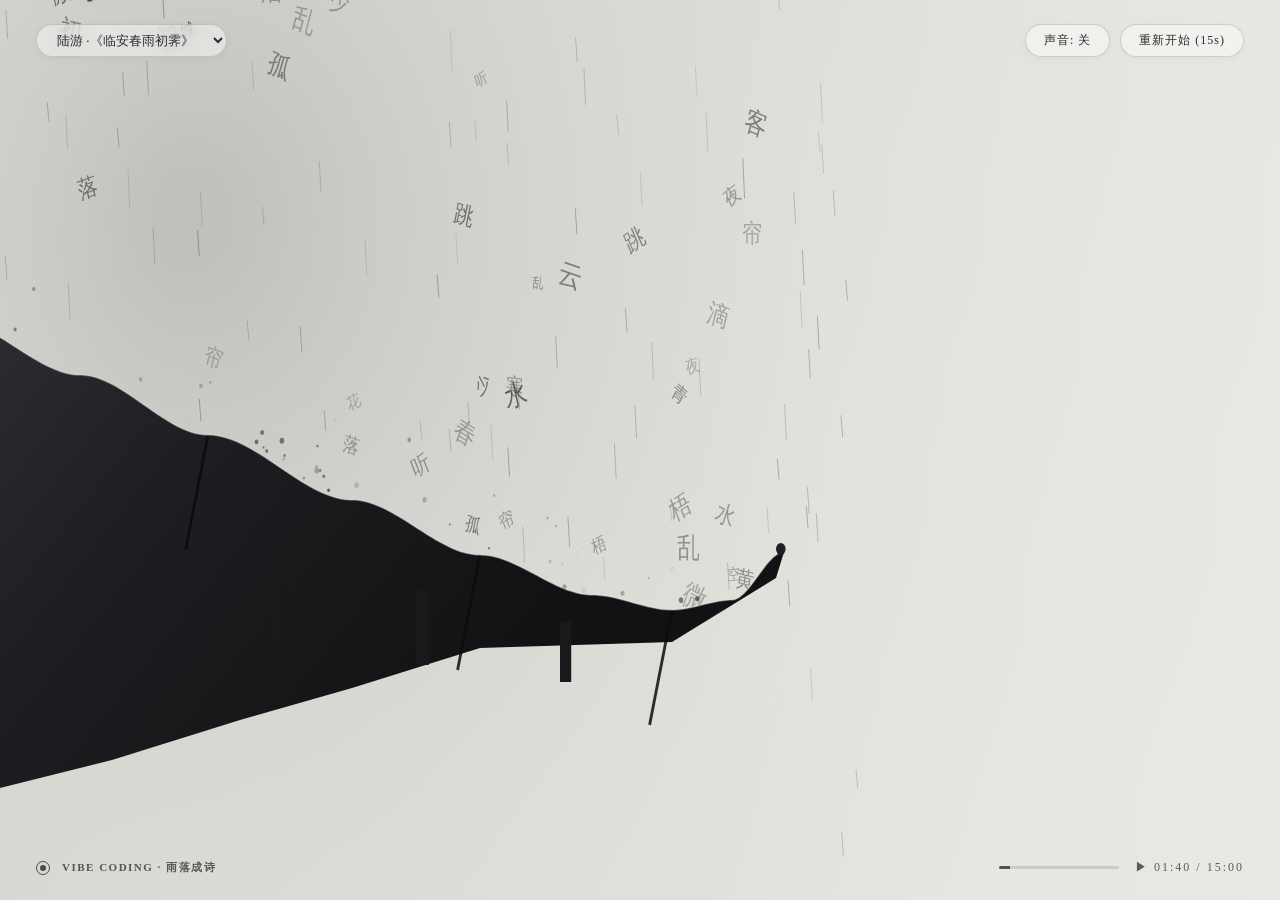
<file: index.html>
<!DOCTYPE html>
<html lang="zh-CN">
<head>
  <meta charset="UTF-8" />
  <meta name="viewport" content="width=device-width, initial-scale=1.0" />
  <title>雨落成诗 - 创意编程动效</title>
  <link rel="stylesheet" href="style.css" />
</head>
<body>
  <div id="stage-container">
    <canvas id="mainCanvas"></canvas>

    <!-- 顶部控制栏 -->
    <div class="top-bar">
      <div class="poem-selector">
        <select id="poemSelect">
          <option value="小楼一夜听春雨 深巷明朝卖杏花">陆游 ·《临安春雨初霁》</option>
          <option value="清明时节雨纷纷 路上行人欲断魂">杜牧 ·《清明》</option>
          <option value="好雨知时节 当春乃发生">杜甫 ·《春夜喜雨》</option>
          <option value="一蓑烟雨任平生 也无风雨也无晴">苏轼 ·《定风波》</option>
          <option value="custom">自定义诗句...</option>
        </select>
        <input type="text" id="customInput" class="custom-input" placeholder="输入自定义诗词..." style="display: none;" />
      </div>
      <div class="controls">
        <button class="btn" id="btnAudio">声音: 关</button>
        <button class="btn" id="btnReplay">重新开始 (15s)</button>
      </div>
    </div>

    <!-- 底部复刻 HUD -->
    <div class="hud">
      <div class="hud-left">
        <span class="hud-icon"></span>
        <span class="hud-title">VIBE CODING · 雨落成诗</span>
      </div>
      <div class="hud-right">
        <div class="progress-bar-wrap">
          <div class="progress-bar" id="progressBar"></div>
        </div>
        <span id="timeDisplay">▶ 00:00 / 15:00</span>
      </div>
    </div>
  </div>

  <!-- 按照依赖顺序加载模块 -->
  <script src="sound.js"></script>
  <script src="rain.js"></script>
  <script src="sketch.js"></script>
</body>
</html>
</file>
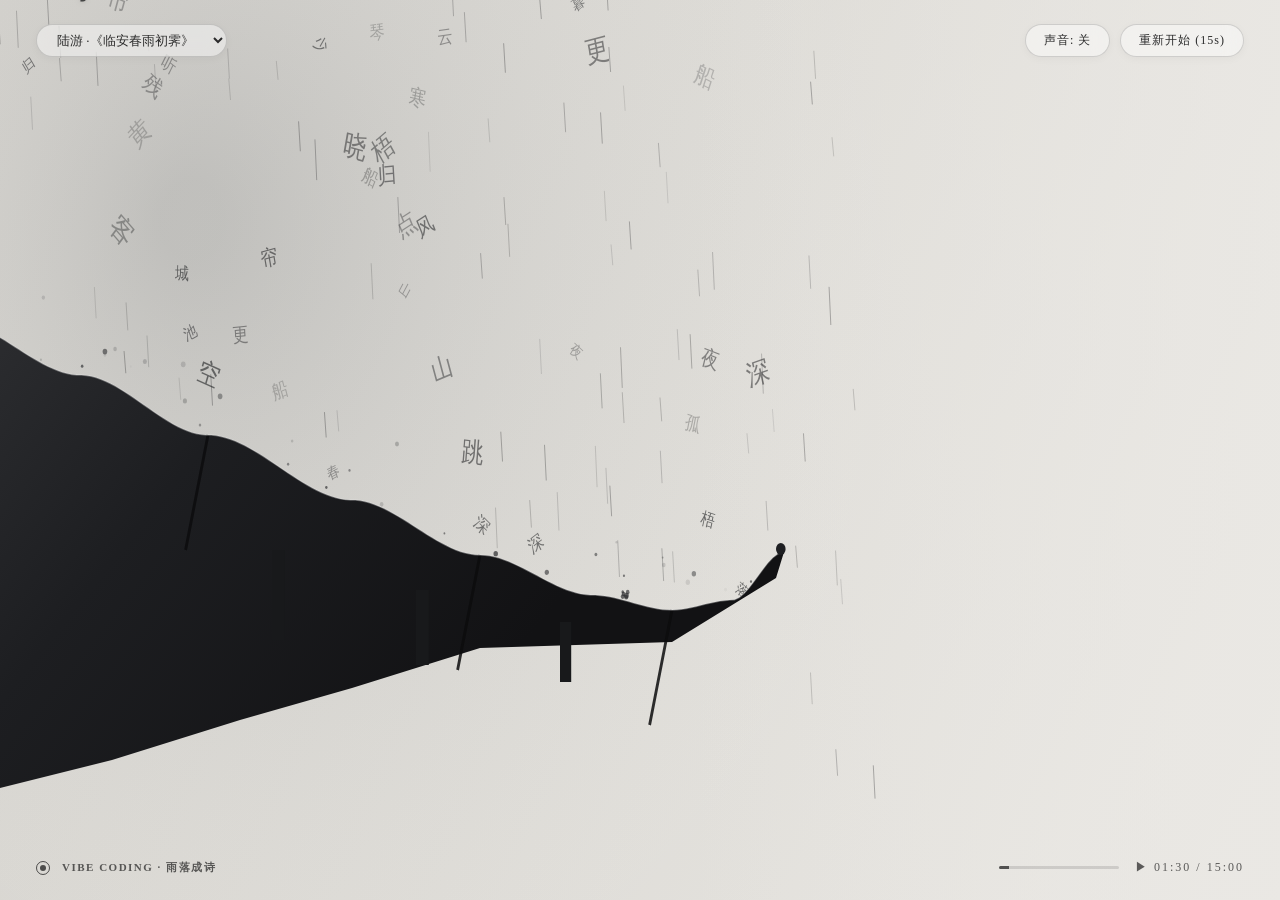
<file: standalone.html>
<!DOCTYPE html>
<html lang="zh-CN">
<head>
  <meta charset="UTF-8" />
  <meta name="viewport" content="width=device-width, initial-scale=1.0" />
  <title>雨落成诗 - 创意编程动效</title>
  <style>
    * {
      box-sizing: border-box;
      margin: 0;
      padding: 0;
      user-select: none;
    }
    body {
      background-color: #121314;
      font-family: "Songti SC", "Noto Serif SC", "STSong", "SimSun", serif;
      display: flex;
      justify-content: center;
      align-items: center;
      min-height: 100vh;
      overflow: hidden;
      color: #222;
    }
    #stage-container {
      position: relative;
      width: 100vw;
      height: 100vh;
      max-width: 1600px;
      max-height: 900px;
      aspect-ratio: 16 / 9;
      background-color: #dedcd7;
      box-shadow: 0 25px 70px rgba(0, 0, 0, 0.7);
      overflow: hidden;
    }
    canvas {
      position: absolute;
      top: 0;
      left: 0;
      width: 100%;
      height: 100%;
      display: block;
      cursor: crosshair;
    }
    /* 顶部控制栏 */
    .top-bar {
      position: absolute;
      top: 24px;
      left: 36px;
      right: 36px;
      display: flex;
      justify-content: space-between;
      align-items: center;
      z-index: 20;
    }
    .poem-selector {
      display: flex;
      align-items: center;
      gap: 12px;
    }
    select, input {
      background: rgba(255, 255, 255, 0.45);
      backdrop-filter: blur(10px);
      -webkit-backdrop-filter: blur(10px);
      border: 1px solid rgba(0, 0, 0, 0.15);
      border-radius: 20px;
      padding: 7px 16px;
      font-size: 13px;
      color: #2b2b2b;
      font-family: inherit;
      outline: none;
      cursor: pointer;
      box-shadow: 0 2px 8px rgba(0, 0, 0, 0.04);
      transition: all 0.2s ease;
    }
    select:hover, input:hover, input:focus {
      background: rgba(255, 255, 255, 0.75);
      border-color: rgba(0, 0, 0, 0.3);
    }
    .custom-input {
      width: 220px;
      cursor: text;
    }
    .controls {
      display: flex;
      gap: 10px;
    }
    .btn {
      background: rgba(255, 255, 255, 0.45);
      backdrop-filter: blur(10px);
      -webkit-backdrop-filter: blur(10px);
      border: 1px solid rgba(0, 0, 0, 0.15);
      border-radius: 20px;
      padding: 7px 18px;
      font-size: 12px;
      letter-spacing: 1px;
      color: #2b2b2b;
      cursor: pointer;
      font-family: inherit;
      transition: all 0.2s ease;
      box-shadow: 0 2px 8px rgba(0, 0, 0, 0.04);
    }
    .btn:hover {
      background: rgba(255, 255, 255, 0.8);
      border-color: rgba(0, 0, 0, 0.35);
    }
    /* 底部电影感状态栏 HUD */
    .hud {
      position: absolute;
      bottom: 24px;
      left: 36px;
      right: 36px;
      display: flex;
      justify-content: space-between;
      align-items: center;
      font-size: 12px;
      letter-spacing: 2px;
      color: rgba(30, 30, 30, 0.7);
      pointer-events: none;
      z-index: 10;
    }
    .hud-left {
      display: flex;
      align-items: center;
      gap: 12px;
    }
    .hud-icon {
      width: 14px;
      height: 14px;
      border: 1.5px solid rgba(30, 30, 30, 0.75);
      border-radius: 50%;
      display: inline-block;
      position: relative;
    }
    .hud-icon::after {
      content: "";
      position: absolute;
      top: 3px;
      left: 3px;
      right: 3px;
      bottom: 3px;
      background-color: rgba(30, 30, 30, 0.75);
      border-radius: 50%;
    }
    .hud-title {
      font-weight: 600;
      font-size: 11px;
      letter-spacing: 1.5px;
    }
    .hud-right {
      display: flex;
      align-items: center;
      gap: 16px;
      font-variant-numeric: tabular-nums;
      font-weight: 500;
    }
    .progress-bar-wrap {
      width: 120px;
      height: 3px;
      background: rgba(0, 0, 0, 0.12);
      border-radius: 2px;
      overflow: hidden;
    }
    .progress-bar {
      height: 100%;
      width: 0%;
      background: rgba(30, 30, 30, 0.7);
    }
  </style>
</head>
<body>
  <div id="stage-container">
    <canvas id="mainCanvas"></canvas>

    <!-- 顶部控制栏 -->
    <div class="top-bar">
      <div class="poem-selector">
        <select id="poemSelect">
          <option value="小楼一夜听春雨 深巷明朝卖杏花">陆游 ·《临安春雨初霁》</option>
          <option value="清明时节雨纷纷 路上行人欲断魂">杜牧 ·《清明》</option>
          <option value="好雨知时节 当春乃发生">杜甫 ·《春夜喜雨》</option>
          <option value="一蓑烟雨任平生 也无风雨也无晴">苏轼 ·《定风波》</option>
          <option value="custom">自定义诗句...</option>
        </select>
        <input type="text" id="customInput" class="custom-input" placeholder="输入自定义诗词..." style="display: none;" />
      </div>
      <div class="controls">
        <button class="btn" id="btnAudio">声音: 关</button>
        <button class="btn" id="btnReplay">重新开始 (15s)</button>
      </div>
    </div>

    <!-- 底部复刻 HUD -->
    <div class="hud">
      <div class="hud-left">
        <span class="hud-icon"></span>
        <span class="hud-title">VIBE CODING · 雨落成诗</span>
      </div>
      <div class="hud-right">
        <div class="progress-bar-wrap">
          <div class="progress-bar" id="progressBar"></div>
        </div>
        <span id="timeDisplay">▶ 00:00 / 15:00</span>
      </div>
    </div>
  </div>

  <script>
    const canvas = document.getElementById("mainCanvas");
    const ctx = canvas.getContext("2d");
    const stage = document.getElementById("stage-container");
    const timeDisplay = document.getElementById("timeDisplay");
    const progressBar = document.getElementById("progressBar");
    const btnReplay = document.getElementById("btnReplay");
    const btnAudio = document.getElementById("btnAudio");
    const poemSelect = document.getElementById("poemSelect");
    const customInput = document.getElementById("customInput");

    const BASE_W = 1600;
    const BASE_H = 900;
    let dpr = 1;

    function resize() {
      const rect = stage.getBoundingClientRect();
      dpr = window.devicePixelRatio || 1;
      canvas.width = rect.width * dpr;
      canvas.height = rect.height * dpr;
    }
    window.addEventListener("resize", resize);
    resize();

    // 乱字库
    const RANDOM_CHARS = "城船水山跳云春寒滴梧琴乱归少空街黄更点花夜风听深巷晓青帘斜池阁烟远落残微冷孤初暮客舟";

    const TOTAL_DURATION = 15.0; // 15秒循环
    let loopTime = 0;
    let lastTs = performance.now();

    let currentPoemRaw = poemSelect.value;
    let poemLines = ["小楼一夜听春雨", "深巷明朝卖杏花"];

    function updatePoemLines(text) {
      const parts = text.trim().split(/\s+/);
      if (parts.length >= 2) {
        poemLines = [parts[0], parts.slice(1).join("")];
      } else {
        const half = Math.ceil(text.length / 2);
        poemLines = [text.slice(0, half), text.slice(half)];
      }
    }
    updatePoemLines(currentPoemRaw);

    // 音频合成 (Web Audio API)
    let audioCtx = null;
    let soundEnabled = false;

    function playDripSound(freqMod = 1.0) {
      if (!soundEnabled || !audioCtx) return;
      try {
        const osc = audioCtx.createOscillator();
        const gain = audioCtx.createGain();
        osc.type = "sine";
        const f0 = (320 + Math.random() * 260) * freqMod;
        osc.frequency.setValueAtTime(f0, audioCtx.currentTime);
        osc.frequency.exponentialRampToValueAtTime(70, audioCtx.currentTime + 0.08);

        gain.gain.setValueAtTime(0.04, audioCtx.currentTime);
        gain.gain.exponentialRampToValueAtTime(0.001, audioCtx.currentTime + 0.08);

        osc.connect(gain);
        gain.connect(audioCtx.destination);
        osc.start();
        osc.stop(audioCtx.currentTime + 0.09);
      } catch (e) {}
    }

    btnAudio.addEventListener("click", () => {
      if (!audioCtx) {
        audioCtx = new (window.AudioContext || window.webkitAudioContext)();
      }
      if (audioCtx.state === "suspended") {
        audioCtx.resume();
      }
      soundEnabled = !soundEnabled;
      btnAudio.textContent = soundEnabled ? "声音: 开" : "声音: 关";
    });

    poemSelect.addEventListener("change", (e) => {
      if (e.target.value === "custom") {
        customInput.style.display = "inline-block";
        customInput.focus();
      } else {
        customInput.style.display = "none";
        updatePoemLines(e.target.value);
        resetScene();
      }
    });

    customInput.addEventListener("change", (e) => {
      if (e.target.value.trim()) {
        updatePoemLines(e.target.value);
        resetScene();
      }
    });

    btnReplay.addEventListener("click", () => {
      resetScene();
    });

    // 点击画布可触发水花互动
    canvas.addEventListener("pointerdown", (e) => {
      const rect = stage.getBoundingClientRect();
      const clickX = ((e.clientX - rect.left) / rect.width) * BASE_W;
      const clickY = ((e.clientY - rect.top) / rect.height) * BASE_H;
      for (let i = 0; i < 12; i++) {
        splashes.push(new Splash(clickX, clickY));
      }
      playDripSound(1.2);
    });

    // -------------------------------------------------------------
    // 屋檐几何模型与连续碰撞检测
    // -------------------------------------------------------------
    // 飞檐脊线控制点：左高右低，并在末端优雅上翘
    const ROOF_POINTS = [
      { x: -60,  y: 320 },
      { x: 100,  y: 375 },
      { x: 260,  y: 435 },
      { x: 440,  y: 500 },
      { x: 600,  y: 555 },
      { x: 740,  y: 595 },
      { x: 840,  y: 610 }, // 最低洼点
      { x: 915,  y: 600 }, // 翘角起点
      { x: 980,  y: 552 }, // 檐角尖端
    ];

    function getRoofInfo(x) {
      if (x < ROOF_POINTS[0].x || x > ROOF_POINTS[ROOF_POINTS.length - 1].x) {
        return null;
      }
      for (let i = 0; i < ROOF_POINTS.length - 1; i++) {
        const p1 = ROOF_POINTS[i];
        const p2 = ROOF_POINTS[i + 1];
        if (x >= p1.x && x <= p2.x) {
          const t = (x - p1.x) / (p2.x - p1.x);
          const ease = t * t * (3 - 2 * t);
          const y = p1.y + (p2.y - p1.y) * ease;
          const dydx = (p2.y - p1.y) / (p2.x - p1.x);
          return { y, dydx, index: i };
        }
      }
      return null;
    }

    // 绘制古典建筑屋檐（瓦面、滴水、椽子、斗拱与老照片墨韵）
    function drawRoof(c) {
      c.save();

      // 1. 瓦面顶缘曲线路径
      c.beginPath();
      c.moveTo(ROOF_POINTS[0].x, ROOF_POINTS[0].y);
      for (let x = ROOF_POINTS[0].x; x <= ROOF_POINTS[ROOF_POINTS.length - 1].x; x += 6) {
        const info = getRoofInfo(x);
        if (info) c.lineTo(x, info.y);
      }
      const tip = ROOF_POINTS[ROOF_POINTS.length - 1];
      c.lineTo(tip.x, tip.y);

      // 屋檐下部结构多边形
      c.lineTo(tip.x - 10, tip.y + 26);
      c.lineTo(840, 642);
      c.lineTo(600, 648);
      c.lineTo(440, 688);
      c.lineTo(300, 720);
      c.lineTo(140, 760);
      c.lineTo(-60, 800);
      c.closePath();

      // 填充黑白老照片质感渐变
      const roofGrad = c.createLinearGradient(0, 300, 500, 800);
      roofGrad.addColorStop(0, "#2c2d30");
      roofGrad.addColorStop(0.4, "#1d1e21");
      roofGrad.addColorStop(1, "#121214");
      c.fillStyle = roofGrad;
      c.fill();

      // 2. 瓦垄线条（阴阳瓦与纵向棱线）
      c.strokeStyle = "rgba(12, 12, 14, 0.85)";
      c.lineWidth = 3.5;
      c.beginPath();
      for (let i = 0; i < ROOF_POINTS.length - 1; i += 2) {
        const p = ROOF_POINTS[i];
        c.moveTo(p.x, p.y);
        c.lineTo(p.x - 28, p.y + 115);
      }
      c.stroke();

      // 3. 檐下斗拱柱头剪影
      c.fillStyle = "#18191b";
      c.fillRect(340, 550, 16, 90);
      c.fillRect(520, 590, 16, 75);
      c.fillRect(700, 622, 14, 60);

      // 4. 瓦面顶缘漫反射微光（与碰撞线 100% 重合）
      c.beginPath();
      c.moveTo(ROOF_POINTS[0].x, ROOF_POINTS[0].y);
      for (let x = ROOF_POINTS[0].x; x <= tip.x; x += 6) {
        const info = getRoofInfo(x);
        if (info) c.lineTo(x, info.y);
      }
      c.strokeStyle = "rgba(230, 230, 230, 0.35)";
      c.lineWidth = 1.5;
      c.stroke();

      // 5. 檐角戗脊小兽点缀
      c.fillStyle = "#1e1f22";
      c.beginPath();
      c.arc(tip.x - 4, tip.y - 3, 6, 0, Math.PI * 2);
      c.fill();

      c.restore();
    }

    // -------------------------------------------------------------
    // 粒子系统：雨丝、飞溅水花、乱字雨、成诗文字
    // -------------------------------------------------------------

    // 飞溅水花与墨滴
    let splashes = [];
    class Splash {
      constructor(x, y) {
        this.x = x;
        this.y = y;
        const angle = -Math.PI * 0.5 + (Math.random() - 0.5) * 1.5;
        const speed = 2.0 + Math.random() * 5.0;
        this.vx = Math.cos(angle) * speed;
        this.vy = Math.sin(angle) * speed;
        this.gravity = 0.22;
        this.life = 1.0;
        this.decay = 0.038 + Math.random() * 0.035;
        this.radius = 1.0 + Math.random() * 2.0;
      }
      update() {
        this.x += this.vx;
        this.y += this.vy;
        this.vy += this.gravity;
        this.life -= this.decay;
      }
      draw(c) {
        c.save();
        c.globalAlpha = Math.max(0, this.life * 0.7);
        c.fillStyle = "#222326";
        c.beginPath();
        c.arc(this.x, this.y, this.radius, 0, Math.PI * 2);
        c.fill();
        c.restore();
      }
    }

    // 细雨线
    let rainDrops = [];
    class RainDrop {
      constructor() {
        this.reset();
        this.y = Math.random() * BASE_H;
      }
      reset() {
        // 大部分集中在左中侧屋檐上方，右侧大面积留白
        this.x = Math.random() * (BASE_W * 0.68) - 40;
        this.y = -20 - Math.random() * 120;
        this.length = 18 + Math.random() * 24;
        this.speed = 18 + Math.random() * 12;
        this.alpha = 0.12 + Math.random() * 0.24;
        this.slant = 1.1;
      }
      update() {
        this.x += this.slant;
        this.y += this.speed;

        const roof = getRoofInfo(this.x);
        if (roof && this.y >= roof.y) {
          if (Math.random() < 0.35) {
            splashes.push(new Splash(this.x, roof.y));
          }
          this.reset();
          return;
        }

        if (this.y > BASE_H) {
          this.reset();
        }
      }
      draw(c) {
        c.save();
        c.strokeStyle = `rgba(32, 33, 35, ${this.alpha})`;
        c.lineWidth = 1;
        c.beginPath();
        c.moveTo(this.x, this.y);
        c.lineTo(this.x - this.slant * 2, this.y - this.length);
        c.stroke();
        c.restore();
      }
    }

    // 乱字雨粒子
    let randomChars = [];
    class RandomChar {
      constructor() {
        this.reset();
        this.y = Math.random() * (BASE_H * 0.65);
      }
      reset() {
        this.char = RANDOM_CHARS[Math.floor(Math.random() * RANDOM_CHARS.length)];
        // 集中在屋檐上方区域
        this.x0 = 30 + Math.random() * (BASE_W * 0.58);
        this.x = this.x0;
        this.y = -40 - Math.random() * 260;
        this.speed = 2.2 + Math.random() * 3.4;
        this.size = 14 + Math.random() * 16;
        this.alpha = 0.22 + Math.random() * 0.42;
        this.wobbleFreq = 1.5 + Math.random() * 2.2;
        this.wobbleAmp = 4 + Math.random() * 10;
        this.rotSpeed = (Math.random() - 0.5) * 0.025;
        this.rotation = (Math.random() - 0.5) * 0.25;
      }
      update(t) {
        this.y += this.speed;
        this.x = this.x0 + Math.sin(t * this.wobbleFreq + this.y * 0.012) * this.wobbleAmp;
        this.rotation += this.rotSpeed;

        // 碰撞屋檐检测
        const roof = getRoofInfo(this.x);
        if (roof && this.y >= roof.y - 4) {
          const count = 3 + Math.floor(Math.random() * 4);
          for (let i = 0; i < count; i++) {
            splashes.push(new Splash(this.x, roof.y));
          }
          playDripSound(0.9);
          this.reset();
          return;
        }

        if (this.y > BASE_H + 50) {
          this.reset();
        }
      }
      draw(c) {
        c.save();
        c.translate(this.x, this.y);
        c.rotate(this.rotation);
        c.font = `300 ${this.size}px "Songti SC", "Noto Serif SC", serif`;
        c.fillStyle = `rgba(32, 33, 35, ${this.alpha})`;
        c.textAlign = "center";
        c.textBaseline = "middle";
        c.fillText(this.char, 0, 0);
        c.restore();
      }
    }

    // 诗句文字（留檐滑落，形成诗句）
    let poemChars = [];
    class PoemParticle {
      constructor(char, lineIndex, charIndex, totalInLine, globalIndex) {
        this.char = char;
        this.lineIndex = lineIndex;
        this.charIndex = charIndex;
        this.totalInLine = totalInLine;
        this.globalIndex = globalIndex;
        this.reset();
      }
      reset() {
        this.state = "FALLING"; // FALLING -> SLIDING -> DRIFTING
        // 错落生成时间（15秒周期内节奏）
        this.spawnTime = 1.0 + this.globalIndex * 0.65;

        // 落点错落分布在屋檐左前段，带自然微抖动（落檐时不强行排齐）
        const targetX = 110 + this.globalIndex * 40 + (Math.random() - 0.5) * 28;
        this.x0 = targetX;
        this.x = this.x0;
        this.y = -60 - (this.globalIndex % 4) * 25;
        this.speed = 3.6;
        this.size = 29;
        this.rotation = (Math.random() - 0.5) * 0.12;
        this.alpha = 0;
        this.targetAlpha = 0.92;

        // 沿瓦面滑行动力学
        this.slideVx = 0;
        this.slideOffset = (Math.random() - 0.5) * 5; // 瓦面微错位

        // 右侧留白归位目标（双行诗句对齐但带自然留白美感）
        this.driftTargetX = 1060 + this.charIndex * 48;
        this.driftTargetY = 380 + this.lineIndex * 70 + (Math.random() - 0.5) * 4;
        this.driftSpeed = 2.4;
      }
      update(t, dt) {
        if (t < this.spawnTime) return;

        if (this.state === "FALLING") {
          this.alpha = Math.min(this.targetAlpha, this.alpha + 0.05);
          this.y += this.speed;
          this.x = this.x0 + Math.sin(t * 2.2 + this.globalIndex) * 5;
          this.rotation = Math.sin(t * 1.6) * 0.08;

          // 撞击屋檐
          const roof = getRoofInfo(this.x);
          if (roof && this.y >= roof.y - 8) {
            this.state = "SLIDING";
            this.y = roof.y - 6;
            this.slideVx = 1.5;
            for (let i = 0; i < 5; i++) {
              splashes.push(new Splash(this.x, roof.y));
            }
            playDripSound(1.1);
          }
        } else if (this.state === "SLIDING") {
          const roof = getRoofInfo(this.x);
          if (roof) {
            // 切向加速度
            const slopeAccel = Math.max(0.04, roof.dydx * 0.18);
            this.slideVx += slopeAccel;
            this.slideVx = Math.min(this.slideVx, 4.4);
            this.x += this.slideVx;

            const nextRoof = getRoofInfo(this.x);
            if (nextRoof) {
              this.y = nextRoof.y - 6 + this.slideOffset;
              this.rotation = Math.atan(nextRoof.dydx) * 0.55;
            } else {
              this.state = "DRIFTING";
            }
          } else {
            this.state = "DRIFTING";
          }
        } else if (this.state === "DRIFTING") {
          // 顺势飞向右侧留白处，自然吸附成行
          const dx = this.driftTargetX - this.x;
          const dy = this.driftTargetY - this.y;
          this.x += dx * 0.038;
          this.y += dy * 0.038;
          this.rotation *= 0.94; // 逐渐恢复端正

          // 15秒循环末期缓缓淡出消融
          if (t > TOTAL_DURATION - 1.8) {
            this.alpha = Math.max(0, this.alpha - 0.035);
          }
        }
      }
      draw(c) {
        if (this.alpha <= 0) return;
        c.save();
        c.translate(this.x, this.y);
        c.rotate(this.rotation);

        // 浓墨宋体质感
        c.font = `600 ${this.size}px "Songti SC", "Noto Serif SC", "STSong", serif`;
        c.fillStyle = `rgba(16, 17, 19, ${this.alpha})`;
        c.textAlign = "center";
        c.textBaseline = "middle";

        // 柔和水墨晕染阴影
        c.shadowColor = "rgba(0, 0, 0, 0.22)";
        c.shadowBlur = 4;
        c.fillText(this.char, 0, 0);

        // 滑动时微弱水珠光点
        if (this.state === "SLIDING") {
          c.fillStyle = "rgba(255, 255, 255, 0.4)";
          c.beginPath();
          c.arc(0, this.size * 0.4, 2, 0, Math.PI * 2);
          c.fill();
        }

        c.restore();
      }
    }

    // 重置动效
    function resetScene() {
      loopTime = 0;
      splashes = [];
      rainDrops = [];
      for (let i = 0; i < 95; i++) {
        rainDrops.push(new RainDrop());
      }
      randomChars = [];
      for (let i = 0; i < 48; i++) {
        randomChars.push(new RandomChar());
      }
      poemChars = [];
      let gIdx = 0;
      poemLines.forEach((line, lIdx) => {
        const chars = line.split("");
        chars.forEach((ch, cIdx) => {
          poemChars.push(new PoemParticle(ch, lIdx, cIdx, chars.length, gIdx));
          gIdx++;
        });
      });
    }

    resetScene();

    // 绘制水墨宣纸与阴翳老照片背景
    function drawAtmosphere(c) {
      // 1. 底层米灰暖宣纸
      const bgGrad = c.createLinearGradient(0, 0, BASE_W, BASE_H);
      bgGrad.addColorStop(0, "#d5d3ce");
      bgGrad.addColorStop(0.5, "#dedcd7");
      bgGrad.addColorStop(1, "#eae8e4");
      c.fillStyle = bgGrad;
      c.fillRect(0, 0, BASE_W, BASE_H);

      // 2. 左上角阴沉雨云水汽
      const mistGrad = c.createRadialGradient(240, 220, 40, 420, 320, 750);
      mistGrad.addColorStop(0, "rgba(85, 90, 95, 0.18)");
      mistGrad.addColorStop(1, "rgba(255, 255, 255, 0)");
      c.fillStyle = mistGrad;
      c.fillRect(0, 0, BASE_W, BASE_H);

      // 3. 右侧大面积留白区域的极简空境过渡
      const blankGrad = c.createLinearGradient(BASE_W * 0.54, 0, BASE_W, 0);
      blankGrad.addColorStop(0, "rgba(234, 232, 228, 0)");
      blankGrad.addColorStop(1, "rgba(234, 232, 228, 0.8)");
      c.fillStyle = blankGrad;
      c.fillRect(BASE_W * 0.54, 0, BASE_W * 0.46, BASE_H);
    }

    // 主渲染循环
    function tick(ts) {
      const dt = Math.min((ts - lastTs) / 1000, 0.1);
      lastTs = ts;

      loopTime += dt;
      if (loopTime >= TOTAL_DURATION) {
        resetScene();
      }

      // 更新 HUD 时间码与进度条
      const curSec = Math.floor(loopTime);
      const curMilli = Math.floor((loopTime % 1) * 100);
      const strSec = String(curSec).padStart(2, "0");
      const strMil = String(curMilli).padStart(2, "0");
      timeDisplay.textContent = `▶ ${strSec}:${strMil} / 15:00`;
      progressBar.style.width = `${(loopTime / TOTAL_DURATION) * 100}%`;

      // 视口缩放与适配
      const rect = stage.getBoundingClientRect();
      const currentScaleX = (rect.width * dpr) / BASE_W;
      const currentScaleY = (rect.height * dpr) / BASE_H;

      ctx.save();
      ctx.scale(currentScaleX, currentScaleY);

      // 1. 背景氛围渲染
      drawAtmosphere(ctx);

      // 2. 细雨丝更新与绘制
      for (let r of rainDrops) {
        r.update();
        r.draw(ctx);
      }

      // 3. 乱字雨下落
      for (let rc of randomChars) {
        rc.update(loopTime);
        rc.draw(ctx);
      }

      // 4. 水花飞溅更新与绘制
      for (let i = splashes.length - 1; i >= 0; i--) {
        const s = splashes[i];
        s.update();
        s.draw(ctx);
        if (s.life <= 0) {
          splashes.splice(i, 1);
        }
      }

      // 5. 黑白老照片屋檐
      drawRoof(ctx);

      // 6. 诗句字符（触檐、滑落、右侧留白成诗）
      for (let p of poemChars) {
        p.update(loopTime, dt);
        p.draw(ctx);
      }

      ctx.restore();

      requestAnimationFrame(tick);
    }

    requestAnimationFrame(tick);
  </script>
</body>
</html>
</file>
<file: style.css>
* {
  box-sizing: border-box;
  margin: 0;
  padding: 0;
  user-select: none;
}

body {
  background-color: #121314;
  font-family: "Songti SC", "Noto Serif SC", "STSong", "SimSun", serif;
  display: flex;
  justify-content: center;
  align-items: center;
  min-height: 100vh;
  overflow: hidden;
  color: #222;
}

#stage-container {
  position: relative;
  width: 100vw;
  height: 100vh;
  max-width: 1600px;
  max-height: 900px;
  aspect-ratio: 16 / 9;
  background-color: #dedcd7;
  box-shadow: 0 25px 70px rgba(0, 0, 0, 0.7);
  overflow: hidden;
}

canvas {
  position: absolute;
  top: 0;
  left: 0;
  width: 100%;
  height: 100%;
  display: block;
  cursor: crosshair;
}

/* 顶部控制栏 */
.top-bar {
  position: absolute;
  top: 24px;
  left: 36px;
  right: 36px;
  display: flex;
  justify-content: space-between;
  align-items: center;
  z-index: 20;
}

.poem-selector {
  display: flex;
  align-items: center;
  gap: 12px;
}

select, input {
  background: rgba(255, 255, 255, 0.45);
  backdrop-filter: blur(10px);
  -webkit-backdrop-filter: blur(10px);
  border: 1px solid rgba(0, 0, 0, 0.15);
  border-radius: 20px;
  padding: 7px 16px;
  font-size: 13px;
  color: #2b2b2b;
  font-family: inherit;
  outline: none;
  cursor: pointer;
  box-shadow: 0 2px 8px rgba(0, 0, 0, 0.04);
  transition: all 0.2s ease;
}

select:hover, input:hover, input:focus {
  background: rgba(255, 255, 255, 0.75);
  border-color: rgba(0, 0, 0, 0.3);
}

.custom-input {
  width: 220px;
  cursor: text;
}

.controls {
  display: flex;
  gap: 10px;
}

.btn {
  background: rgba(255, 255, 255, 0.45);
  backdrop-filter: blur(10px);
  -webkit-backdrop-filter: blur(10px);
  border: 1px solid rgba(0, 0, 0, 0.15);
  border-radius: 20px;
  padding: 7px 18px;
  font-size: 12px;
  letter-spacing: 1px;
  color: #2b2b2b;
  cursor: pointer;
  font-family: inherit;
  transition: all 0.2s ease;
  box-shadow: 0 2px 8px rgba(0, 0, 0, 0.04);
}

.btn:hover {
  background: rgba(255, 255, 255, 0.8);
  border-color: rgba(0, 0, 0, 0.35);
}

/* 底部电影感状态栏 HUD */
.hud {
  position: absolute;
  bottom: 24px;
  left: 36px;
  right: 36px;
  display: flex;
  justify-content: space-between;
  align-items: center;
  font-size: 12px;
  letter-spacing: 2px;
  color: rgba(30, 30, 30, 0.7);
  pointer-events: none;
  z-index: 10;
}

.hud-left {
  display: flex;
  align-items: center;
  gap: 12px;
}

.hud-icon {
  width: 14px;
  height: 14px;
  border: 1.5px solid rgba(30, 30, 30, 0.75);
  border-radius: 50%;
  display: inline-block;
  position: relative;
}

.hud-icon::after {
  content: "";
  position: absolute;
  top: 3px;
  left: 3px;
  right: 3px;
  bottom: 3px;
  background-color: rgba(30, 30, 30, 0.75);
  border-radius: 50%;
}

.hud-title {
  font-weight: 600;
  font-size: 11px;
  letter-spacing: 1.5px;
}

.hud-right {
  display: flex;
  align-items: center;
  gap: 16px;
  font-variant-numeric: tabular-nums;
  font-weight: 500;
}

.progress-bar-wrap {
  width: 120px;
  height: 3px;
  background: rgba(0, 0, 0, 0.12);
  border-radius: 2px;
  overflow: hidden;
}

.progress-bar {
  height: 100%;
  width: 0%;
  background: rgba(30, 30, 30, 0.7);
}
</file>
